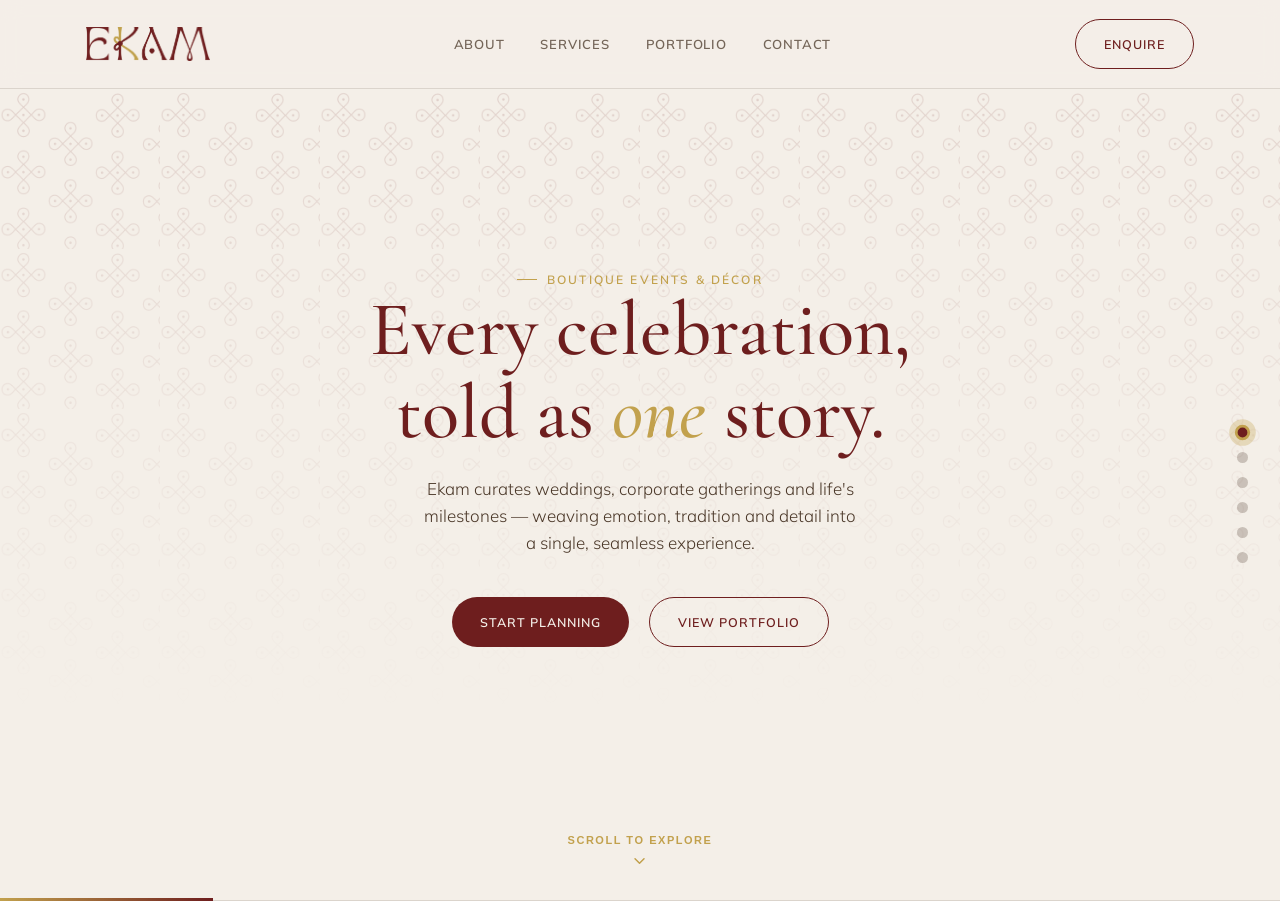
<file: index.html>
<!DOCTYPE html>
<html lang="en">
<head>
<meta charset="UTF-8">
<meta name="viewport" content="width=device-width, initial-scale=1.0">
<title>Ekam Curates — Boutique Events & Décor</title>
<meta name="description" content="Ekam curates weddings, corporate gatherings and life's milestones across Visakhapatnam and South India.">
<link rel="icon" href="favicon.ico" sizes="any">
<link rel="icon" href="images/favicon/favicon-32.png" type="image/png" sizes="32x32">
<link rel="icon" href="images/favicon/favicon-16.png" type="image/png" sizes="16x16">
<link rel="apple-touch-icon" href="images/favicon/apple-touch-icon.png">
<link rel="stylesheet" href="css/styles.css?v=13">
</head>
<body>

<header class="site-header">
  <div class="wrap">
    <a href="index.html" class="brand"><img src="images/brand/logo-wordmark.png" alt="Ekam"></a>
    <nav class="main-nav">
      <a href="about.html">About</a>
      <a href="services.html">Services</a>
      <a href="portfolio.html">Portfolio</a>
      <a href="contact.html">Contact</a>
    </nav>
    <a href="contact.html" class="btn ghost">Enquire</a>
    <button class="nav-toggle" id="nav-toggle" aria-label="Toggle menu"><span></span><span></span><span></span></button>
  </div>
</header>
<script src="js/main.js?v=9"></script>
<script src="js/settings.js?v=8"></script>

<main id="page-wrapper" class="page-content-wrapper slide-in-left">

<!-- Presentation Controls & Overlays -->
<nav class="deck-nav" id="deck-nav" aria-label="Slide Navigation">
  <button class="deck-dot active" data-slide="0" aria-label="Slide 1: Intro"></button>
  <button class="deck-dot" data-slide="1" aria-label="Slide 2: About"></button>
  <button class="deck-dot" data-slide="2" aria-label="Slide 3: Services"></button>
  <button class="deck-dot" data-slide="3" aria-label="Slide 4: Brand Seals"></button>
  <button class="deck-dot" data-slide="4" aria-label="Slide 5: Selected Work"></button>
  <button class="deck-dot" data-slide="5" aria-label="Slide 6: Finale"></button>
</nav>

<div class="deck-progress-bar" id="deck-progress-bar"></div>

<div class="deck-container" id="deck-container">

  <!-- SLIDE 1: HERO -->
  <section class="deck-slide slide-hero is-active" id="slide-0" data-index="0">
    <div class="hero-bg"></div>
    <div class="hero-inner deck-slide-inner">
      <span class="eyebrow reveal-item delay-1">Boutique Events &amp; Décor</span>
      <h1 class="reveal-item delay-2">Every celebration,<br>told as <em>one</em> story.</h1>
      <p class="lede reveal-item delay-3" data-setting="hero_subtext" style="margin: 20px auto 0; text-align:center;">Ekam curates weddings, corporate gatherings and life's milestones — weaving emotion, tradition and detail into a single, seamless experience.</p>
      <div class="hero-foot reveal-item delay-4">
        <a href="contact.html" class="btn">Start Planning</a>
        <a href="portfolio.html" class="btn ghost">View Portfolio</a>
      </div>
    </div>
    <button class="deck-scroll-hint" onclick="window.deckGoToSlide && window.deckGoToSlide(1)" aria-label="Scroll to next slide">
      <span>Scroll to explore</span>
      <svg viewBox="0 0 24 24" fill="none" stroke-width="2" stroke-linecap="round" stroke-linejoin="round"><path d="M6 9l6 6 6-6"/></svg>
    </button>
  </section>

  <!-- SLIDE 2: ABOUT -->
  <section class="deck-slide" id="slide-1" data-index="1">
    <div class="deck-slide-inner">
      <div class="section-head reveal-item delay-1">
        <div>
          <span class="eyebrow">About Ekam</span>
          <h2 style="margin-top:8px;">Built on the idea of oneness.</h2>
        </div>
        <a href="about.html" class="btn ghost">Read Full Story</a>
      </div>
      <div class="about-grid">
        <div class="about-card reveal-item delay-2">
          <p class="lede" style="max-width:none; font-size:16px;">Ekam is a boutique event planning and décor brand built on the idea of oneness, harmony, and meaningful storytelling. Born from the founder's own wedding experience, Ekam transforms stressful, fragmented event planning into calm, thoughtful, beautifully coordinated celebrations.</p>
          <div class="founder-card" style="margin-top:24px; padding-top:20px;">
            <img src="images/brand/icon-lotushand.png" alt="Founder Icon">
            <div>
              <div class="name">Kavya Neelakanta</div>
              <div class="role">Founder &amp; Creative Director</div>
            </div>
          </div>
        </div>
        <div class="about-card reveal-item delay-3" style="display:flex; flex-direction:column; justify-content:center;">
          <div>
            <span class="eyebrow" style="color:var(--maroon);">Our Vision</span>
            <p class="lede" style="margin-top:8px; font-size:15px; max-width:none;">To establish Ekam as a trusted boutique event brand known for its warmth, creativity and soulful storytelling across South India.</p>
          </div>
          <div style="margin-top:24px; padding-top:20px; border-top:1px solid var(--line);">
            <span class="eyebrow" style="color:var(--maroon);">Our Mission</span>
            <p class="lede" style="margin-top:8px; font-size:15px; max-width:none;">To create calm, meaningful, beautifully managed celebrations by blending thoughtful planning, refined aesthetics and genuine care.</p>
          </div>
        </div>
      </div>
    </div>
    <button class="deck-scroll-hint" onclick="window.deckGoToSlide && window.deckGoToSlide(2)" aria-label="Scroll to next slide">
      <span>Explore Services</span>
      <svg viewBox="0 0 24 24" fill="none" stroke-width="2" stroke-linecap="round" stroke-linejoin="round"><path d="M6 9l6 6 6-6"/></svg>
    </button>
  </section>

  <!-- SLIDE 3: SERVICES -->
  <section class="deck-slide slide-white" id="slide-2" data-index="2">
    <div class="deck-slide-inner">
      <div class="section-head reveal-item delay-1">
        <div>
          <span class="eyebrow">What We Curate</span>
          <h2 style="margin-top:8px;">Services</h2>
        </div>
        <p class="lede">From engagement to reception, and every ritual in between.</p>
        <a href="services.html" class="btn ghost">All Services</a>
      </div>
      <div class="services-card-grid reveal-item delay-2">
        <div class="deck-service-card">
          <span class="num">01</span>
          <h3>Weddings</h3>
          <p>Full-service planning across engagement, sangeet, mehendi, wedding and reception — one continuous story, not five separate events.</p>
        </div>
        <div class="deck-service-card">
          <span class="num">02</span>
          <h3>Corporate Events</h3>
          <p>Launches, offsites and milestone gatherings produced with flawless brand precision and creative poise.</p>
        </div>
        <div class="deck-service-card">
          <span class="num">03</span>
          <h3>Rituals &amp; Traditions</h3>
          <p>Specialists in Telugu wedding ritual coordination — bringing authenticity, reverence and smooth execution from Muhurtham to Gruhapravesam.</p>
        </div>
      </div>
      <div class="chip-row reveal-item delay-3" style="justify-content:center; margin-top:28px;">
        <span class="chip">Muhurtham</span>
        <span class="chip">Haldi</span>
        <span class="chip">Mehendi</span>
        <span class="chip">Sangeet</span>
        <span class="chip">Pelli Pandiri</span>
        <span class="chip">Gruhapravesam</span>
      </div>
    </div>
    <button class="deck-scroll-hint" onclick="window.deckGoToSlide && window.deckGoToSlide(3)" aria-label="Scroll to next slide">
      <span>Our Brand Seals</span>
      <svg viewBox="0 0 24 24" fill="none" stroke-width="2" stroke-linecap="round" stroke-linejoin="round"><path d="M6 9l6 6 6-6"/></svg>
    </button>
  </section>

  <!-- SLIDE 4: BRAND SEALS -->
  <section class="deck-slide" id="slide-3" data-index="3">
    <div class="deck-slide-inner">
      <div class="section-head reveal-item delay-1" style="text-align:center; justify-content:center;">
        <div>
          <span class="eyebrow">Ekam Signature Stamps</span>
          <h2 style="margin-top:8px;">Our Brand Seals</h2>
          <p class="lede" style="margin: 8px auto 0; text-align:center; max-width:640px;">The pillars that define every celebration curated under the Ekam banner.</p>
        </div>
      </div>
      <div class="deck-stamps-grid reveal-item delay-2">
        <div class="deck-stamp-card">
          <div class="stamp"><svg viewBox="0 0 24 24"><path d="M12 3v6M12 3l3 4M12 3l-3 4M12 3l5 2M12 3l-5 2"/></svg></div>
          <div class="label">Seal of Oneness</div>
          <p class="desc">Unifying design, emotion, and coordination into one harmonious flow.</p>
        </div>
        <div class="deck-stamp-card">
          <div class="stamp"><svg viewBox="0 0 24 24"><path d="M4 14c4-6 8-6 8-2s4 4 8-2M4 14c0 4 4 6 8 6s8-2 8-6"/></svg></div>
          <div class="label">Curated By Ekam</div>
          <p class="desc">Bespoke aesthetics tailored distinctively to your personal taste.</p>
        </div>
        <div class="deck-stamp-card">
          <div class="stamp"><svg viewBox="0 0 24 24"><path d="M12 20s-7-4.4-7-10a4 4 0 0 1 7-2.6A4 4 0 0 1 19 10c0 5.6-7 10-7 10z"/></svg></div>
          <div class="label">Planned With Heart</div>
          <p class="desc">Approached with calm consideration and genuine personal care.</p>
        </div>
        <div class="deck-stamp-card">
          <div class="stamp"><svg viewBox="0 0 24 24"><path d="M12 2v4M12 18v4M2 12h4M18 12h4M5 5l3 3M16 16l3 3M19 5l-3 3M8 16l-3 3"/></svg></div>
          <div class="label">Celebrated Like Family</div>
          <p class="desc">Deep respect for family traditions and sacred moments.</p>
        </div>
        <div class="deck-stamp-card">
          <div class="stamp"><svg viewBox="0 0 24 24"><path d="M12 3c3 2 3 6 0 9-3-3-3-7 0-9zM12 12c3 2 3 6 0 9-3-3-3-7 0-9z"/></svg></div>
          <div class="label">Ekam Story Seal</div>
          <p class="desc">Transforming milestones into lifelong cherished memories.</p>
        </div>
      </div>
    </div>
    <button class="deck-scroll-hint" onclick="window.deckGoToSlide && window.deckGoToSlide(4)" aria-label="Scroll to next slide">
      <span>View Selected Work</span>
      <svg viewBox="0 0 24 24" fill="none" stroke-width="2" stroke-linecap="round" stroke-linejoin="round"><path d="M6 9l6 6 6-6"/></svg>
    </button>
  </section>

  <!-- SLIDE 5: PORTFOLIO -->
  <section class="deck-slide slide-white" id="slide-4" data-index="4">
    <div class="deck-slide-inner">
      <div class="section-head reveal-item delay-1">
        <div>
          <span class="eyebrow">Selected Work</span>
          <h2 style="margin-top:8px;">From the Catalog</h2>
        </div>
        <a href="portfolio.html" class="btn ghost">Full Portfolio</a>
      </div>
      <div class="catalog reveal-item delay-2" id="home-catalog">
        <p style="opacity:.6;">Loading catalog…</p>
      </div>
    </div>
    <button class="deck-scroll-hint" onclick="window.deckGoToSlide && window.deckGoToSlide(5)" aria-label="Scroll to next slide">
      <span>Client Words &amp; Connect</span>
      <svg viewBox="0 0 24 24" fill="none" stroke-width="2" stroke-linecap="round" stroke-linejoin="round"><path d="M6 9l6 6 6-6"/></svg>
    </button>
  </section>

  <!-- SLIDE 6: TESTIMONIAL & FINALE -->
  <section class="deck-slide slide-dark" id="slide-5" data-index="5">
    <div class="deck-slide-inner">
      <div class="finale-quote reveal-item delay-1">
        <span class="eyebrow" style="color:var(--gold); margin-bottom:18px;">Client Stories</span>
        <blockquote>&ldquo;<span data-setting="testimonial_quote">Ekam turned a hundred worries into one calm, beautiful day that felt entirely, unmistakably ours.</span>&rdquo;</blockquote>
        <cite data-setting="testimonial_author">Meera &amp; Arjun — Wedding, Visakhapatnam</cite>
      </div>
      <div class="finale-cta-box reveal-item delay-2">
        <a href="contact.html" class="btn" style="background:var(--gold); color:var(--maroon); font-weight:700;">Start Planning Your Celebration</a>
      </div>
      <div class="finale-footer-meta reveal-item delay-3">
        <img class="bow" src="images/brand/icon-bow.png" alt="Ekam Motif">
        <img class="wordmark" src="images/brand/logo-wordmark.png" alt="Ekam">
        <p>&copy; 2026 Ekam Curates · Visakhapatnam · All Rights Reserved</p>
      </div>
    </div>
  </section>

</div>

</main>

<script>
window.initHomePage = function() {
  // Load portfolio preview
  const catEl = document.getElementById('home-catalog');
  if (catEl) {
    fetch('content/portfolio.json').then(r=>r.json()).then(data=>{
      const items=(data.items||[]).slice(0,4);
      const tones=['linear-gradient(155deg,#6e1e1e,#3c0f0f)','linear-gradient(155deg,#c2a14d,#8a6f2f)','linear-gradient(155deg,#d76c6b,#a3413f)','linear-gradient(155deg,#4a3728,#2b1e15)'];
      catEl.innerHTML = items.map((it,i)=>{
        const imgs = it.images || (it.image ? [it.image] : []);
        const imgUrl = imgs[0] ? imgs[0].replace(/^\//, '') : '';
        const bg = imgUrl ? `background-image:url('${imgUrl}')` : `background:${tones[i%4]}`;
        const badge = imgs.length > 1 ? `<span class="count">${imgs.length} photos</span>` : '';
        return `<a href="portfolio.html" class="plate">${badge}<div class="art" style="${bg}"><span class="tag">${(it.category||'').toUpperCase()}</span></div><div class="title">${it.title||''}</div><div class="meta">${(it.category||'').toUpperCase()}${it.location?' · '+it.location:''}</div></a>`;
      }).join('');
      if (window.bindInternalLinks) window.bindInternalLinks();
    }).catch(()=>{ if (catEl) catEl.innerHTML=''; });
  }

  // Initialize Presentation Deck Controller
  if (window.initPresentationDeck) {
    window.initPresentationDeck();
  }
};
window.initHomePage();
</script>
</body>
</html>
</file>
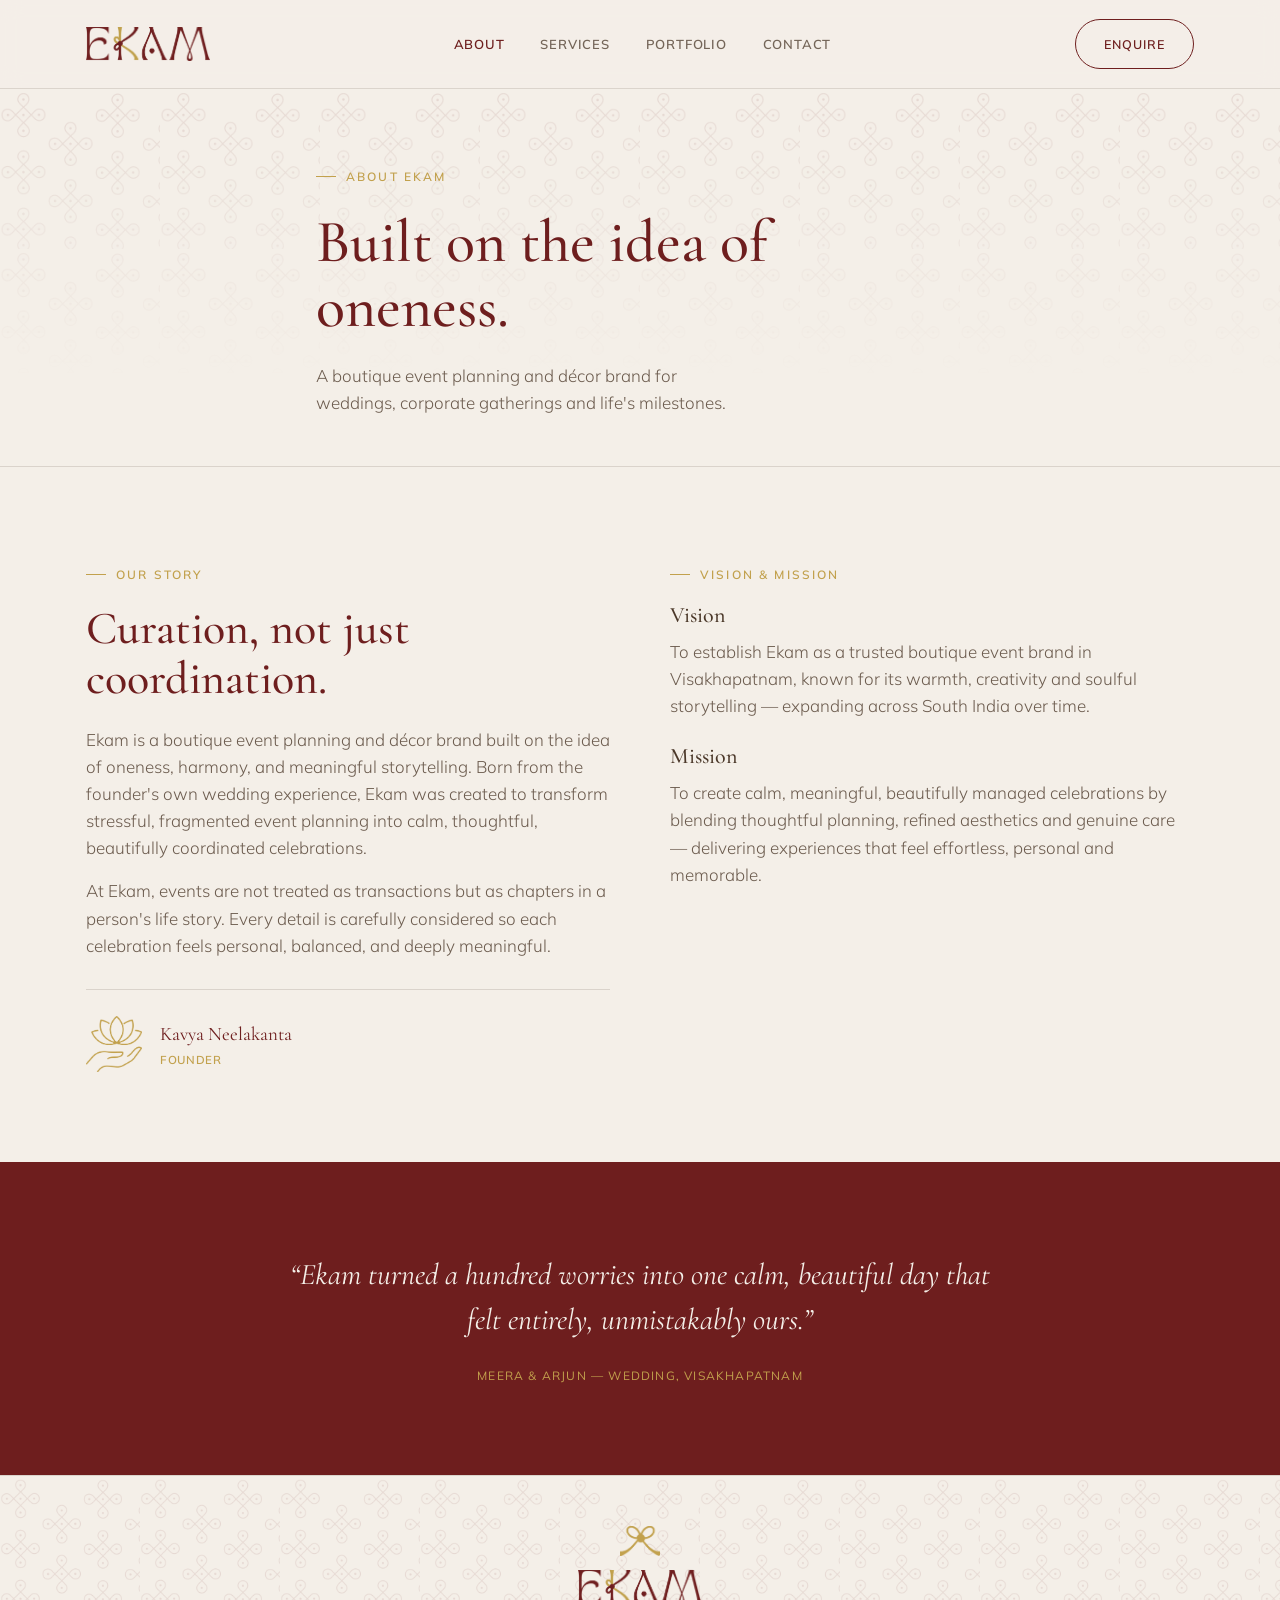
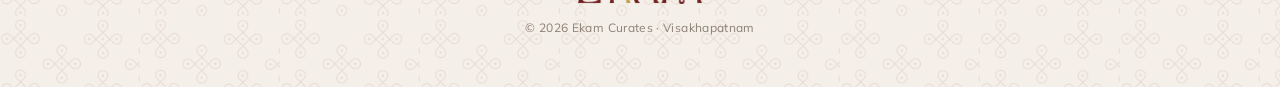
<file: about.html>
<!DOCTYPE html>
<html lang="en">
<head>
<meta charset="UTF-8">
<meta name="viewport" content="width=device-width, initial-scale=1.0">
<title>About | Ekam</title>
<meta name="description" content="Ekam is a boutique event planning and décor brand built on the idea of oneness.">
<link rel="icon" href="favicon.ico" sizes="any">
<link rel="icon" href="images/favicon/favicon-32.png" type="image/png" sizes="32x32">
<link rel="icon" href="images/favicon/favicon-16.png" type="image/png" sizes="16x16">
<link rel="apple-touch-icon" href="images/favicon/apple-touch-icon.png">
<link rel="stylesheet" href="css/styles.css?v=7">
</head>
<body>

<header class="site-header">
  <div class="wrap">
    <a href="index.html" class="brand"><img src="images/brand/logo-wordmark.png" alt="Ekam"></a>
    <nav class="main-nav">
      <a href="about.html" class="active">About</a>
      <a href="services.html">Services</a>
      <a href="portfolio.html">Portfolio</a>
      <a href="contact.html">Contact</a>
    </nav>
    <a href="contact.html" class="btn ghost">Enquire</a>
    <button class="nav-toggle" id="nav-toggle" aria-label="Toggle menu"><span></span><span></span><span></span></button>
  </div>
</header>
<script src="js/main.js?v=7"></script>
<script src="js/settings.js?v=7"></script>

<main id="page-wrapper" class="page-content-wrapper slide-in-left">

<section class="hero page-hero" style="padding:70px 0 50px;">
  <div class="hero-bg"></div>
  <div class="wrap hero-inner">
    <span class="eyebrow">About Ekam</span>
    <h1 style="font-size:clamp(36px,5vw,60px);">Built on the idea of oneness.</h1>
    <p class="lede" style="margin-top:18px;">A boutique event planning and décor brand for weddings, corporate gatherings and life's milestones.</p>
  </div>
</section>

<section>
  <div class="wrap about-grid">
    <div>
      <span class="eyebrow">Our Story</span>
      <h2 style="margin-top:20px;">Curation, not just coordination.</h2>
      <p class="lede" style="margin-top:22px; max-width:none;">Ekam is a boutique event planning and décor brand built on the idea of oneness, harmony, and meaningful storytelling. Born from the founder's own wedding experience, Ekam was created to transform stressful, fragmented event planning into calm, thoughtful, beautifully coordinated celebrations.</p>
      <p class="lede" style="margin-top:16px; max-width:none;">At Ekam, events are not treated as transactions but as chapters in a person's life story. Every detail is carefully considered so each celebration feels personal, balanced, and deeply meaningful.</p>
      <div class="founder-card">
        <img src="images/brand/icon-lotushand.png" alt="">
        <div>
          <div class="name">Kavya Neelakanta</div>
          <div class="role">Founder</div>
        </div>
      </div>
    </div>
    <div>
      <span class="eyebrow">Vision &amp; Mission</span>
      <h3 style="margin-top:20px; color:var(--brown);">Vision</h3>
      <p class="lede" style="margin-top:10px; max-width:none;">To establish Ekam as a trusted boutique event brand in Visakhapatnam, known for its warmth, creativity and soulful storytelling — expanding across South India over time.</p>
      <h3 style="margin-top:26px; color:var(--brown);">Mission</h3>
      <p class="lede" style="margin-top:10px; max-width:none;">To create calm, meaningful, beautifully managed celebrations by blending thoughtful planning, refined aesthetics and genuine care — delivering experiences that feel effortless, personal and memorable.</p>
    </div>
  </div>
</section>

<section class="testimonial">
  <div class="wrap">
    <blockquote>&ldquo;<span data-setting="testimonial_quote">Ekam turned a hundred worries into one calm, beautiful day that felt entirely, unmistakably ours.</span>&rdquo;</blockquote>
    <cite data-setting="testimonial_author">Meera &amp; Arjun — Wedding, Visakhapatnam</cite>
  </div>
</section>

<footer class="site-footer">
  <div class="footer-pattern"></div>
  <div class="footer-inner">
    <img class="bow" src="images/brand/icon-bow.png" alt="">
    <img class="wordmark" src="images/brand/logo-wordmark.png" alt="Ekam">
    <p>&copy; 2026 Ekam Curates · Visakhapatnam</p>
  </div>
</footer>

</main>

</body>
</html>
</file>
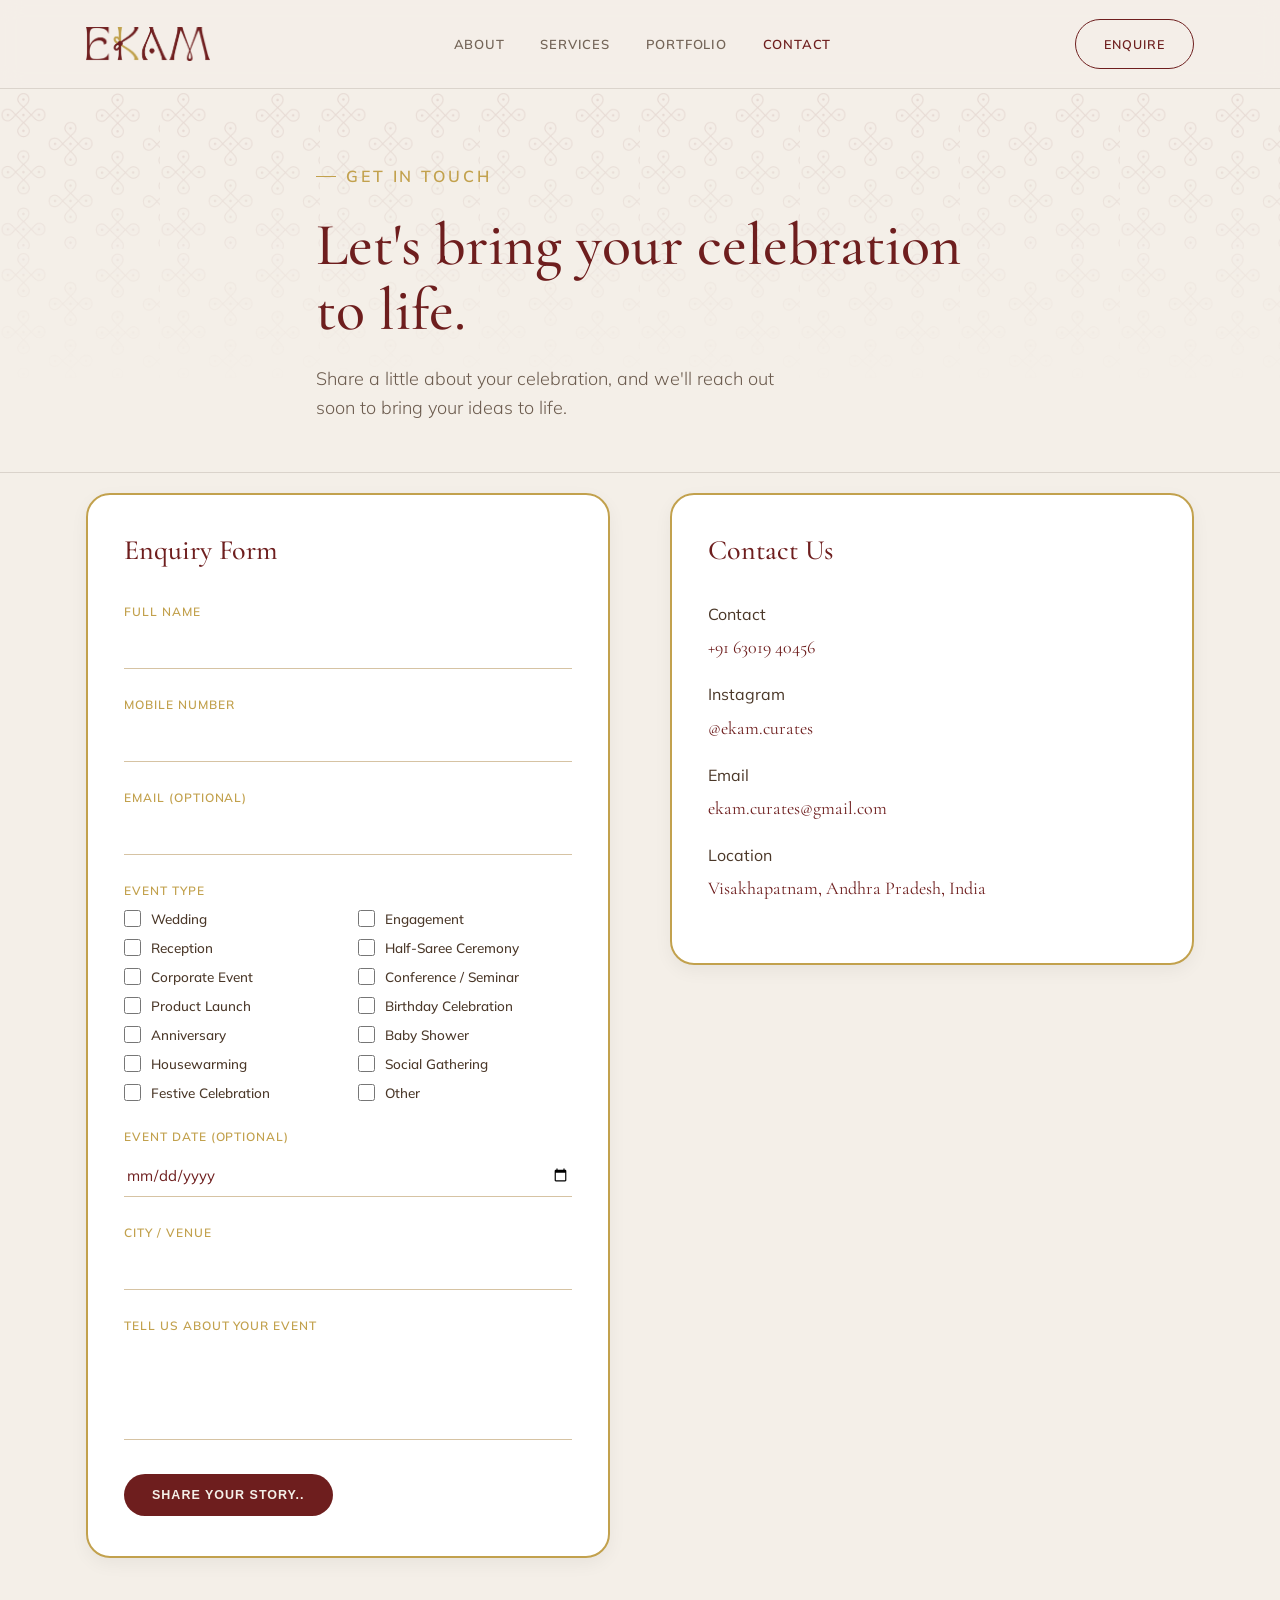
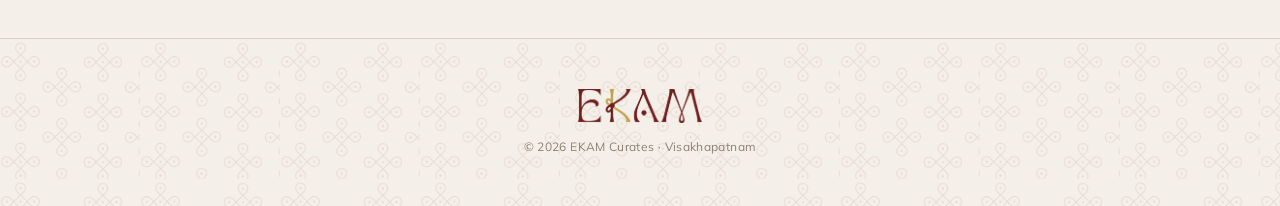
<file: contact.html>
<!DOCTYPE html>
<html lang="en">
<head>
<meta charset="UTF-8">
<meta name="viewport" content="width=device-width, initial-scale=1.0">
<title>Contact | Ekam</title>
<meta name="description" content="Get in touch with Ekam to start planning your wedding, corporate event or celebration.">
<link rel="icon" href="favicon.ico" sizes="any">
<link rel="icon" href="images/favicon/favicon-32.png" type="image/png" sizes="32x32">
<link rel="icon" href="images/favicon/favicon-16.png" type="image/png" sizes="16x16">
<link rel="apple-touch-icon" href="images/favicon/apple-touch-icon.png">
<link rel="stylesheet" href="css/styles.css?v=7">
</head>
<body>
<header class="site-header">
  <div class="wrap">
    <a href="index.html" class="brand"><img src="images/brand/logo-wordmark.png" alt="Ekam"></a>
    <nav class="main-nav">
      <a href="about.html">About</a>
      <a href="services.html">Services</a>
      <a href="portfolio.html">Portfolio</a>
      <a href="contact.html" class="active">Contact</a>
    </nav>
    <a href="contact.html" class="btn ghost">Enquire</a>
    <button class="nav-toggle" id="nav-toggle" aria-label="Toggle menu"><span></span><span></span><span></span></button>
  </div>
</header>
<script src="js/main.js?v=7"></script>
<script src="js/settings.js?v=7"></script>

<main id="page-wrapper" class="page-content-wrapper slide-in-left">

<section class="hero page-hero" style="padding:70px 0 50px;">
  <div class="hero-bg"></div>
  <div class="wrap hero-inner">
    <span class="eyebrow" style="font-size:16px;">Get In Touch</span>
    <h1 style="font-size:clamp(36px,5vw,60px);">Let's bring your celebration to life.</h1>
    <p class="lede" style="margin-top:18px; font-size:18px; line-height:1.6;">Share a little about your celebration, and we'll reach out soon to bring your ideas to life.</p>
  </div>
</section>
<section style="padding:20px 0 80px;">
  <div class="wrap contact-columns">
    <div class="contact-card">
      <h2>Enquiry Form</h2>
      <div id="form-msg"></div>
      <form name="enquiry" method="POST" action="contact-handle.php">
        <div class="field"><label>Full Name</label><input type="text" name="name" required></div>
        <div class="field"><label>Mobile Number</label><input type="tel" name="mobile" required></div>
        <div class="field"><label>Email (optional)</label><input type="email" name="email"></div>
        <div class="field">
          <label>Event Type</label>
          <div class="event-type">
            <label><input type="checkbox" name="event-type[]" value="Wedding"> Wedding</label>
            <label><input type="checkbox" name="event-type[]" value="Engagement"> Engagement</label>
            <label><input type="checkbox" name="event-type[]" value="Reception"> Reception</label>
            <label><input type="checkbox" name="event-type[]" value="Half-Saree Ceremony"> Half-Saree Ceremony</label>    
            <label><input type="checkbox" name="event-type[]" value="Corporate Event"> Corporate Event</label>
            <label><input type="checkbox" name="event-type[]" value="Conference / Seminar"> Conference / Seminar</label>
            <label><input type="checkbox" name="event-type[]" value="Product Launch"> Product Launch</label>
            <label><input type="checkbox" name="event-type[]" value="Birthday Celebration"> Birthday Celebration</label>
            <label><input type="checkbox" name="event-type[]" value="Anniversary"> Anniversary</label>
            <label><input type="checkbox" name="event-type[]" value="Baby Shower"> Baby Shower</label>
            <label><input type="checkbox" name="event-type[]" value="Housewarming"> Housewarming</label>
            <label><input type="checkbox" name="event-type[]" value="Social Gathering"> Social Gathering</label>
            <label><input type="checkbox" name="event-type[]" value="Festive Celebration"> Festive Celebration</label>
            <label><input type="checkbox" name="event-type[]" value="Other"> Other</label>
          </div>
        </div>
        <div class="field"><label>Event Date (optional)</label><input type="date" name="event-date"></div>
        <div class="field"><label>City / Venue</label><input type="text" name="venue"></div>
        <div style="position:absolute;left:-9999px;top:-9999px;" aria-hidden="true"><label>Leave this field empty</label><input type="text" name="website" tabindex="-1" autocomplete="off"></div>
        <div class="field"><label>Tell Us About Your Event</label><textarea rows="4" name="message"></textarea></div>
        <button class="btn" type="submit">Share your story..</button>
      </form>
    </div>
    <div class="contact-card">
      <h2>Contact Us</h2>
      <div class="info-list">
        <div class="item"><div class="label">Contact</div><div class="value"><a href="tel:+916301940456" data-setting-phone>+91 63019 40456</a></div></div>
        <div class="item"><div class="label">Instagram</div><div class="value"><a href="https://instagram.com/ekam.curates" target="_blank" rel="noopener" data-setting-instagram>@ekam.curates</a></div></div>
        <div class="item"><div class="label">Email</div><div class="value"><a href="mailto:ekam.curates@gmail.com" data-setting-email>ekam.curates@gmail.com</a></div></div>
        <div class="item"><div class="label">Location</div><div class="value" data-setting="studio_location">Visakhapatnam, Andhra Pradesh, India</div></div>
      </div>
    </div>
  </div>
</section>
<footer class="site-footer">
  <div class="footer-pattern"></div>
  <div class="footer-inner">
    <img class="wordmark" src="images/brand/logo-wordmark.png" alt="Ekam">
    <p>&copy; 2026 EKAM Curates &middot; Visakhapatnam</p>
  </div>
</footer>

</main>

<script>
window.initContactPage = function() {
  const params = new URLSearchParams(window.location.search);
  const msgEl = document.getElementById('form-msg');
  if (!msgEl) return;
  if (params.get('sent') === '1') {
    msgEl.innerHTML = '<div class="note-box" style="border-color:#8fbf9a; margin-bottom:20px; padding:12px 16px; background:#f0f8f2; border-left:4px solid #8fbf9a; border-radius:4px; font-size:14px;">Thank you for sharing your details. One of our team members will reach out to you shortly.</div>';
  } else if (params.get('error') === '1') {
    msgEl.innerHTML = '<div class="note-box" style="border-color:#e0a0a0; margin-bottom:20px; padding:12px 16px; background:#fbf0f0; border-left:4px solid #e0a0a0; border-radius:4px; font-size:14px;">Please fill in your name and contact details and try again.</div>';
  }
};
window.initContactPage();
</script>
</body>
</html>
</file>
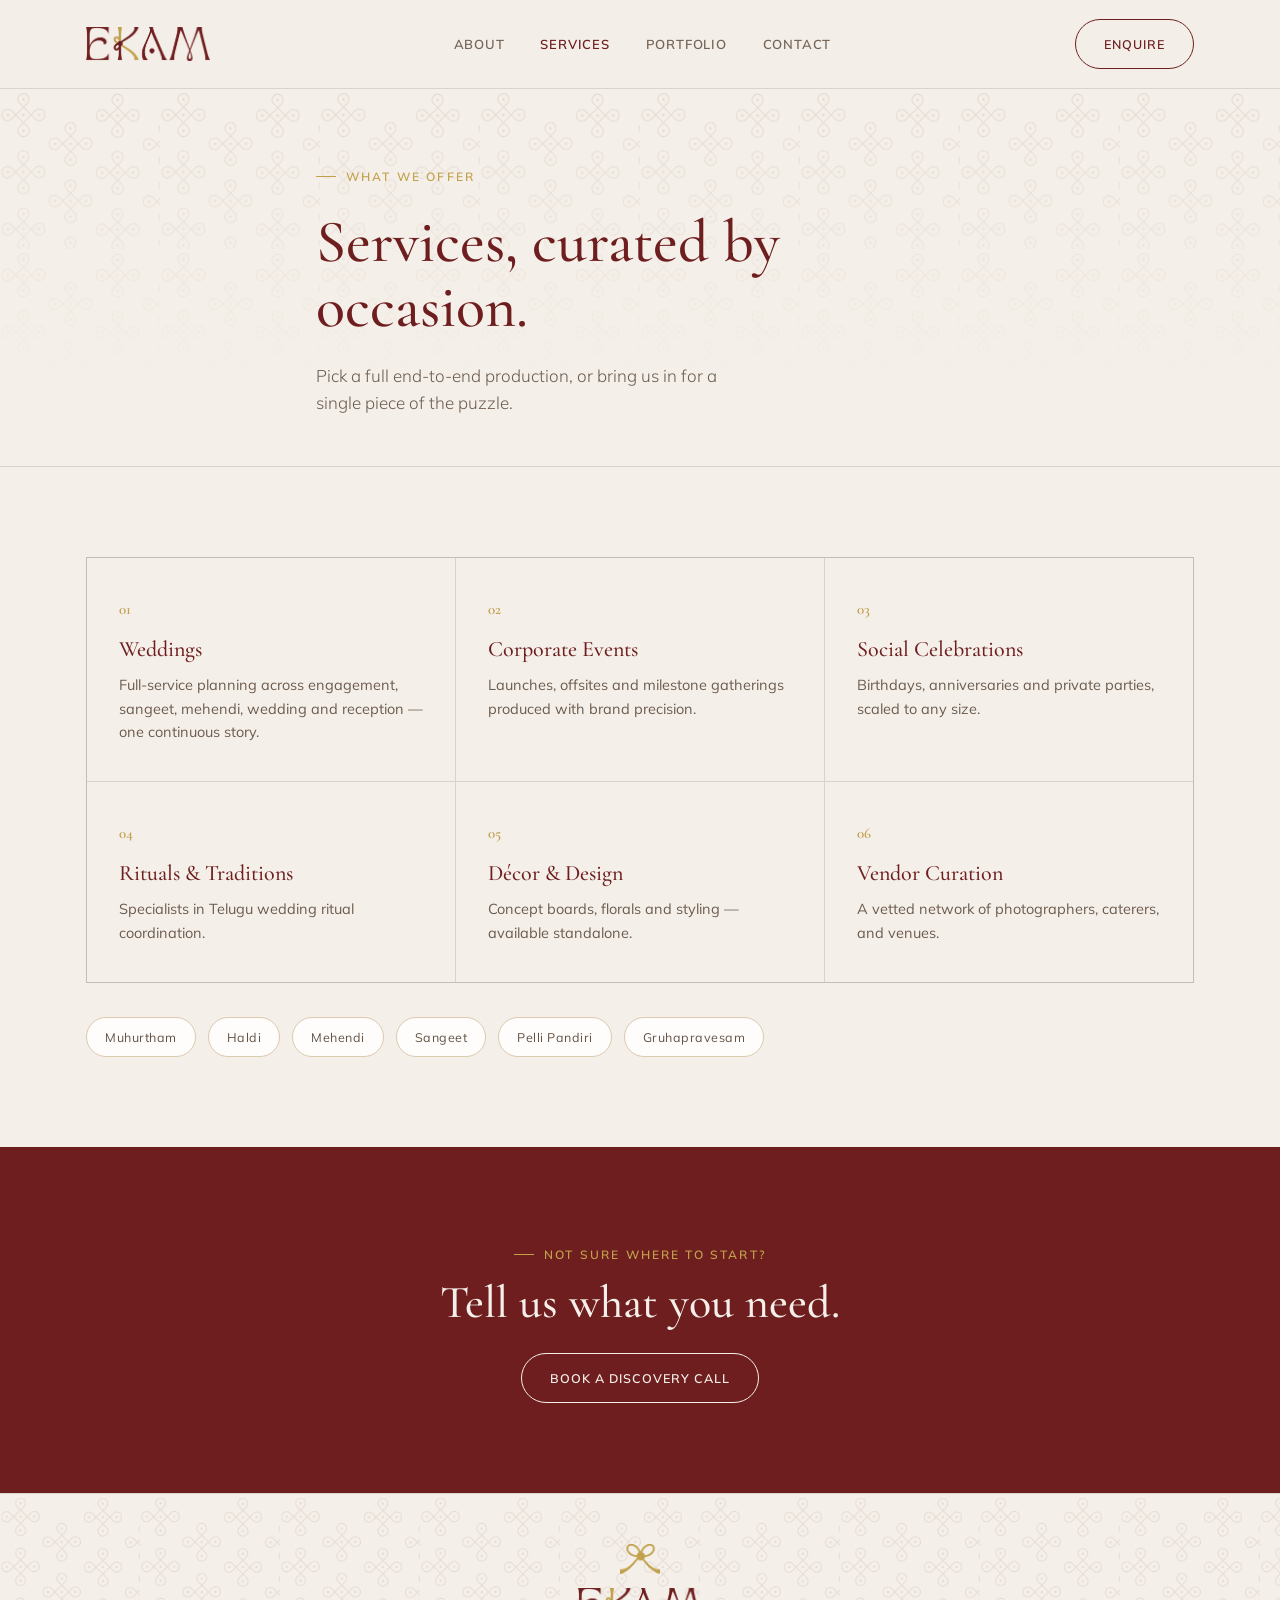
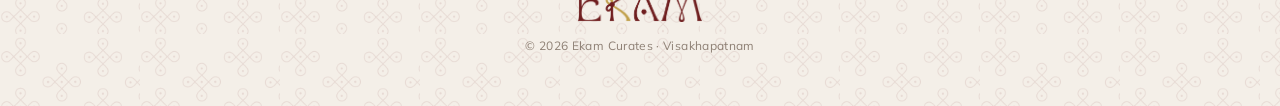
<file: services.html>
<!DOCTYPE html>
<html lang="en">
<head>
<meta charset="UTF-8">
<meta name="viewport" content="width=device-width, initial-scale=1.0">
<title>Services | Ekam</title>
<meta name="description" content="Weddings, corporate events, and ritual coordination — services offered by Ekam.">
<link rel="icon" href="favicon.ico" sizes="any">
<link rel="icon" href="images/favicon/favicon-32.png" type="image/png" sizes="32x32">
<link rel="icon" href="images/favicon/favicon-16.png" type="image/png" sizes="16x16">
<link rel="apple-touch-icon" href="images/favicon/apple-touch-icon.png">
<link rel="stylesheet" href="css/styles.css?v=7">
</head>
<body>

<header class="site-header">
  <div class="wrap">
    <a href="index.html" class="brand"><img src="images/brand/logo-wordmark.png" alt="Ekam"></a>
    <nav class="main-nav">
      <a href="about.html">About</a>
      <a href="services.html" class="active">Services</a>
      <a href="portfolio.html">Portfolio</a>
      <a href="contact.html">Contact</a>
    </nav>
    <a href="contact.html" class="btn ghost">Enquire</a>
    <button class="nav-toggle" id="nav-toggle" aria-label="Toggle menu"><span></span><span></span><span></span></button>
  </div>
</header>
<script src="js/main.js?v=7"></script>
<script src="js/settings.js?v=7"></script>

<main id="page-wrapper" class="page-content-wrapper slide-in-left">

<section class="hero page-hero" style="padding:70px 0 50px;">
  <div class="hero-bg"></div>
  <div class="wrap hero-inner">
    <span class="eyebrow">What We Offer</span>
    <h1 style="font-size:clamp(36px,5vw,60px);">Services, curated by occasion.</h1>
    <p class="lede" style="margin-top:18px;">Pick a full end-to-end production, or bring us in for a single piece of the puzzle.</p>
  </div>
</section>

<section>
  <div class="wrap">
    <div class="grid-3">
      <div><span class="num">01</span><h3>Weddings</h3><p>Full-service planning across engagement, sangeet, mehendi, wedding and reception — one continuous story.</p></div>
      <div><span class="num">02</span><h3>Corporate Events</h3><p>Launches, offsites and milestone gatherings produced with brand precision.</p></div>
      <div><span class="num">03</span><h3>Social Celebrations</h3><p>Birthdays, anniversaries and private parties, scaled to any size.</p></div>
      <div><span class="num">04</span><h3>Rituals &amp; Traditions</h3><p>Specialists in Telugu wedding ritual coordination.</p></div>
      <div><span class="num">05</span><h3>Décor &amp; Design</h3><p>Concept boards, florals and styling — available standalone.</p></div>
      <div><span class="num">06</span><h3>Vendor Curation</h3><p>A vetted network of photographers, caterers, and venues.</p></div>
    </div>
    <div class="chip-row">
      <span class="chip">Muhurtham</span>
      <span class="chip">Haldi</span>
      <span class="chip">Mehendi</span>
      <span class="chip">Sangeet</span>
      <span class="chip">Pelli Pandiri</span>
      <span class="chip">Gruhapravesam</span>
    </div>
  </div>
</section>

<section class="cta-band" style="background:var(--maroon); color:var(--ivory); text-align:center;">
  <div class="wrap">
    <span class="eyebrow" style="color:var(--gold);">Not Sure Where to Start?</span>
    <h2 style="color:var(--ivory); margin-top:14px;">Tell us what you need.</h2>
    <a href="contact.html" class="btn ghost" style="border-color:var(--ivory); color:var(--ivory); margin-top:26px; display:inline-flex;">Book a Discovery Call</a>
  </div>
</section>

<footer class="site-footer">
  <div class="footer-pattern"></div>
  <div class="footer-inner">
    <img class="bow" src="images/brand/icon-bow.png" alt="">
    <img class="wordmark" src="images/brand/logo-wordmark.png" alt="Ekam">
    <p>&copy; 2026 Ekam Curates · Visakhapatnam</p>
  </div>
</footer>

</main>

</body>
</html>
</file>
<file: css/styles.css>
@import url('https://fonts.googleapis.com/css2?family=Cormorant+Garamond:ital,wght@0,400;0,500;0,600;1,500;1,600&family=Mulish:wght@300;400;500;600&display=swap');

:root{
  --maroon:#6e1e1e; --gulabi:#d76c6b; --gold:#c2a14d; --sand:#d6c3a3; --ivory:#f4efe8; --brown:#4a3728;
  --line: rgba(74,55,40,0.15);
  --font-display:'Cormorant Garamond', serif; /* placeholder for licensed "Begum" */
  --font-body:'Mulish', sans-serif;
  --stamp: polygon(98.00% 50.00%, 100.18% 52.82%, 100.88% 55.73%, 99.55% 58.42%, 96.80% 60.68%, 93.95% 62.66%, 92.29% 64.80%, 92.26% 67.50%, 93.25% 70.83%, 93.99% 74.31%, 93.35% 77.24%, 90.99% 79.09%, 87.53% 79.93%, 84.10% 80.48%, 81.68% 81.68%, 80.48% 84.10%, 79.93% 87.53%, 79.09% 90.99%, 77.24% 93.35%, 74.31% 93.99%, 70.83% 93.25%, 67.50% 92.26%, 64.80% 92.29%, 62.66% 93.95%, 60.68% 96.80%, 58.42% 99.55%, 55.73% 100.88%, 52.82% 100.18%, 50.00% 98.00%, 47.44% 95.67%, 44.98% 94.52%, 42.34% 95.09%, 39.32% 96.80%, 36.09% 98.30%, 33.09% 98.33%, 30.77% 96.44%, 29.17% 93.25%, 27.88% 90.03%, 26.16% 87.93%, 23.53% 87.30%, 20.07% 87.53%, 16.51% 87.48%, 13.80% 86.20%, 12.52% 83.49%, 12.47% 79.93%, 12.70% 76.47%, 12.07% 73.84%, 9.97% 72.12%, 6.75% 70.83%, 3.56% 69.23%, 1.67% 66.91%, 1.70% 63.91%, 3.20% 60.68%, 4.91% 57.66%, 5.48% 55.02%, 4.33% 52.56%, 2.00% 50.00%, -0.18% 47.18%, -0.88% 44.27%, 0.45% 41.58%, 3.20% 39.32%, 6.05% 37.34%, 7.71% 35.20%, 7.74% 32.50%, 6.75% 29.17%, 6.01% 25.69%, 6.65% 22.76%, 9.01% 20.91%, 12.47% 20.07%, 15.90% 19.52%, 18.32% 18.32%, 19.52% 15.90%, 20.07% 12.47%, 20.91% 9.01%, 22.76% 6.65%, 25.69% 6.01%, 29.17% 6.75%, 32.50% 7.74%, 35.20% 7.71%, 37.34% 6.05%, 39.32% 3.20%, 41.58% 0.45%, 44.27% -0.88%, 47.18% -0.18%, 50.00% 2.00%, 52.56% 4.33%, 55.02% 5.48%, 57.66% 4.91%, 60.68% 3.20%, 63.91% 1.70%, 66.91% 1.67%, 69.23% 3.56%, 70.83% 6.75%, 72.12% 9.97%, 73.84% 12.07%, 76.47% 12.70%, 79.93% 12.47%, 83.49% 12.52%, 86.20% 13.80%, 87.48% 16.51%, 87.53% 20.07%, 87.30% 23.53%, 87.93% 26.16%, 90.03% 27.88%, 93.25% 29.17%, 96.44% 30.77%, 98.33% 33.09%, 98.30% 36.09%, 96.80% 39.32%, 95.09% 42.34%, 94.52% 44.98%, 95.67% 47.44%);
}
*,*::before,*::after{ box-sizing:border-box; }
html {
  scroll-behavior: smooth;
  overflow-x: clip;
}

body {
  margin: 0;
  background: var(--ivory);
  color: var(--brown);
  font-family: var(--font-body);
  line-height: 1.6;
  -webkit-font-smoothing: antialiased;
}

/* Page Transition Wrapper & Animations */
.page-content-wrapper {
  opacity: 1;
  transform: translateX(0);
  will-change: opacity, transform;
  overflow-x: clip;
}

.page-content-wrapper.slide-out-right {
  opacity: 0 !important;
  transform: translateX(60px) !important;
  transition: opacity 0.18s ease-in, transform 0.18s ease-in !important;
}

.page-content-wrapper.slide-in-left {
  animation: pageSlideInLeft 0.38s cubic-bezier(0.16, 1, 0.3, 1) forwards !important;
}

@keyframes pageSlideInLeft {
  0% {
    opacity: 0;
    transform: translateX(-70px);
  }
  100% {
    opacity: 1;
    transform: translateX(0);
  }
}

@media (prefers-reduced-motion: reduce) {
  .page-content-wrapper,
  .page-content-wrapper.slide-in-left,
  .page-content-wrapper.slide-out-right {
    animation: none !important;
    transition: none !important;
    transform: none !important;
    opacity: 1 !important;
  }
}
img{ max-width:100%; display:block; }
a{ color:inherit; text-decoration:none; }
.wrap{ max-width:1180px; margin:0 auto; padding:0 36px; }
h1,h2,h3{ font-family:var(--font-display); font-weight:500; margin:0; color:var(--maroon); line-height:1.08; }
h1{ font-size:clamp(42px,6vw,80px); }
h2{ font-size:clamp(30px,3.6vw,46px); }
h3{ font-size:22px; }
em{ font-style:italic; color:var(--gold); }
p{ margin:0; }
.lede{ font-size:17px; color:var(--brown); opacity:.8; max-width:44ch; font-weight:300; }
.eyebrow{ font-weight:600; font-size:12px; letter-spacing:.18em; text-transform:uppercase; color:var(--gold); display:inline-flex; align-items:center; gap:10px; }
.eyebrow::before{ content:''; width:20px; height:1px; background:var(--gold); }
.stamp{ clip-path: var(--stamp); }

/* header */
.site-header {
  position: sticky;
  top: 0;
  z-index: 100;
  background: rgba(244, 239, 232, 0.94);
  backdrop-filter: blur(10px);
  -webkit-backdrop-filter: blur(10px);
  border-bottom: 1px solid var(--line);
}
@media (max-width:860px){
  /* backdrop-filter on an ancestor creates a new containing block for
     position:fixed descendants, which breaks the full-screen mobile nav
     overlay below — drop the filter on small screens */
  .site-header{ backdrop-filter:none; background:var(--ivory); }
}
.site-header .wrap{ display:flex; align-items:center; justify-content:space-between; height:88px; }
.brand img{ height:34px; width:auto; display:block; }
.main-nav{ display:flex; gap:36px; }
.main-nav a{ font-size:13px; letter-spacing:.06em; text-transform:uppercase; color:var(--brown); opacity:.75; font-weight:600; }
.main-nav a:hover, .main-nav a.active{ opacity:1; color:var(--maroon); }
.nav-toggle{ display:none; background:none; border:none; flex-direction:column; gap:5px; padding:8px; cursor:pointer; }
.nav-toggle span{ width:22px; height:2px; background:var(--maroon); display:block; border-radius:2px; }
@media (max-width:860px){
  .site-header .wrap{ height:68px; }
  .brand img{ height:28px; }
  .main-nav{
    position:fixed; inset:68px 0 0 0; background:var(--ivory);
    flex-direction:column; align-items:flex-start; justify-content:flex-start;
    padding:34px 32px; gap:26px; z-index:90;
    transform:translateY(-8px); opacity:0; pointer-events:none;
    transition:opacity .25s ease, transform .25s ease;
  }
  .main-nav.open{ opacity:1; transform:translateY(0); pointer-events:auto; }
  .main-nav a{ font-size:16px; }
  .nav-toggle{ display:flex; }
}
.btn{ display:inline-flex; align-items:center; gap:8px; padding:14px 28px; background:var(--maroon); color:var(--ivory); border-radius:999px; font-size:12.5px; letter-spacing:.08em; text-transform:uppercase; font-weight:600; transition:background .3s ease; border:none; cursor:pointer; }
.btn:hover{ background:var(--brown); }
.btn.ghost{ background:transparent; border:1px solid var(--maroon); color:var(--maroon); }
.btn.ghost:hover{ background:var(--maroon); color:var(--ivory); }

/* hero */
.hero{ position:relative; padding:100px 0 90px; overflow:hidden; border-bottom:1px solid var(--line); }
.hero-bg{ position:absolute; inset:0; opacity:.16; background-image:url('../images/brand/pattern-tile.png'); background-size:160px 160px; -webkit-mask-image:linear-gradient(180deg, rgba(0,0,0,0.9), transparent 78%); mask-image:linear-gradient(180deg, rgba(0,0,0,0.9), transparent 78%); }
.page-hero .hero-bg{ opacity:.12; }
.hero-inner{ position:relative; z-index:2; max-width:720px; }
.hero .eyebrow{ margin-bottom:24px; }
.hero h1{ margin-bottom:22px; }
.hero-foot{ margin-top:40px; display:flex; gap:20px; flex-wrap:wrap; }
.divider-icon{ display:flex; justify-content:center; padding:34px 0 0; }
.divider-icon img{ height:34px; width:auto; opacity:.85; }

/* sections */
section{ padding:90px 0; }
.section-head{ display:flex; justify-content:space-between; align-items:flex-end; gap:30px; margin-bottom:54px; border-bottom:1px solid var(--line); padding-bottom:30px; flex-wrap:wrap; }
.section-head .lede{ margin-top:12px; }

.grid-3{ display:grid; grid-template-columns:repeat(3,1fr); gap:1px; background:var(--line); border:1px solid var(--line); }
.grid-3 > div{ background:var(--ivory); padding:38px 32px; }
.grid-3 h3{ margin:16px 0 12px; }
.grid-3 p{ font-size:14.5px; opacity:.8; }
.grid-3 .num{ font-family:var(--font-display); font-size:15px; color:var(--gold); font-weight:600; }
@media (max-width:860px){ .grid-3{ grid-template-columns:1fr; } }

.chip-row{ display:flex; flex-wrap:wrap; gap:12px; margin-top:34px; }
.chip{ font-size:12.5px; letter-spacing:.04em; padding:9px 18px; border:1px solid var(--sand); border-radius:999px; color:var(--brown); background:#fff; opacity:.85; }

.stamps-row{ display:grid; grid-template-columns:repeat(5,1fr); gap:24px; }
@media (max-width:900px){ .stamps-row{ grid-template-columns:repeat(2,1fr); } }
.stamp-item{ text-align:center; }
.stamp-item .stamp{ width:100px; height:100px; margin:0 auto 16px; background:var(--maroon); display:flex; align-items:center; justify-content:center; }
.stamp-item:nth-child(2n) .stamp{ background:var(--gold); }
.stamp-item svg{ width:38px; height:38px; stroke:var(--ivory); fill:none; stroke-width:1.4; }
.stamp-item .label{ font-size:12px; letter-spacing:.05em; text-transform:uppercase; font-weight:600; color:var(--brown); }

/* portfolio */
.filters{ display:flex; gap:10px; flex-wrap:wrap; margin-bottom:44px; }
.filter-btn{ font-size:12px; letter-spacing:.06em; text-transform:uppercase; padding:9px 18px; border:1px solid var(--line); border-radius:999px; background:transparent; color:var(--brown); opacity:.75; font-weight:600; }
.filter-btn:hover{ border-color:var(--gold); opacity:1; }
.filter-btn.active{ background:var(--maroon); border-color:var(--maroon); color:var(--ivory); opacity:1; }
.catalog{ display:grid; grid-template-columns:repeat(4,1fr); gap:26px; }
@media (max-width:980px){ .catalog{ grid-template-columns:repeat(2,1fr); } }
@media (max-width:560px){ .catalog{ grid-template-columns:1fr; } }
.plate{ text-align:center; }
.plate.hide{ display:none; }
.plate .art{ aspect-ratio:1/1.15; position:relative; overflow:hidden; clip-path: var(--stamp); background-size:cover; background-position:center; display:flex; align-items:flex-end; justify-content:center; text-align:center; padding:20px 16% 17%; }
.plate .art::after{ content:''; position:absolute; inset:0; background:linear-gradient(180deg, transparent 45%, rgba(0,0,0,.45)); }
.plate .tag{ position:relative; z-index:2; color:#fff; font-size:11px; letter-spacing:.08em; text-transform:uppercase; font-weight:600; }

/* plain rectangle variant — toggled via admin Settings */
.catalog-plain .plate .art{ clip-path:none; border-radius:14px; justify-content:flex-start; text-align:left; padding:16px 20px; }
.catalog-plain .plate .count{ left:auto; right:16px; transform:none; top:14px; }
.plate .title{ margin-top:16px; font-family:var(--font-display); font-size:19px; color:var(--brown); }
.plate .meta{ font-size:11px; letter-spacing:.05em; text-transform:uppercase; color:var(--gold); margin-top:4px; font-weight:600; }

/* about */
.about-grid{ display:grid; grid-template-columns:1fr 1fr; gap:60px; align-items:start; }
@media (max-width:860px){ .about-grid{ grid-template-columns:1fr; } }
.founder-card{ display:flex; align-items:center; gap:18px; margin-top:30px; padding-top:26px; border-top:1px solid var(--line); }
.founder-card img{ width:56px; height:56px; }
.founder-card .name{ font-family:var(--font-display); font-size:19px; color:var(--maroon); }
.founder-card .role{ font-size:11.5px; letter-spacing:.06em; text-transform:uppercase; color:var(--gold); font-weight:600; margin-top:2px; }

/* testimonial */
.testimonial{ text-align:center; background:var(--maroon); color:var(--ivory); }
.testimonial blockquote{ margin:0 auto; max-width:720px; font-family:var(--font-display); font-style:italic; font-size:clamp(22px,2.6vw,30px); line-height:1.5; }
.testimonial cite{ display:block; margin-top:24px; font-style:normal; font-size:12px; letter-spacing:.1em; text-transform:uppercase; color:var(--gold); }

/* contact */
.contact-columns {
  display: grid;
  grid-template-columns: 1fr 1fr;
  gap: 60px;
  align-items: start;
}
@media (max-width: 860px) {
  .contact-columns {
    grid-template-columns: 1fr;
    gap: 40px;
  }
}
.contact-card {
  background: #ffffff;
  border: 2px solid var(--gold);
  border-radius: 24px;
  padding: 40px 36px;
  box-shadow: 0 6px 18px rgba(0, 0, 0, 0.05);
}
.contact-card h2 {
  font-size: 28px;
  margin-bottom: 36px;
  border-bottom: none;
}
.contact-card .info-list { margin-top: 0; }
.contact-card form .field:first-child { margin-top: 0; }
.contact-card .info-list .item:first-child { margin-top: 0; }
.contact-card .field {
  margin-bottom: 26px;
}
.contact-card .field input,
.contact-card .field select,
.contact-card .field textarea {
  width: 100%;
  border: none;
  border-bottom: 1px solid var(--sand);
  background: transparent;
  padding: 10px 2px;
  font-family: inherit;
  font-size: 15px;
  color: var(--maroon);
  outline: none;
}
.contact-card .field input:focus,
.contact-card .field textarea:focus {
  border-color: var(--gold);
}
.contact-card .field label {
  display: block;
  font-size: 12px;
  letter-spacing: 0.08em;
  text-transform: uppercase;
  color: var(--gold);
  font-weight: 600;
  margin-bottom: 8px;
}
.contact-card textarea {
  resize: none;
}
.contact-card .info-list .item {
  margin-bottom: 20px;
  border-bottom: none;
  border-top: none;
  padding: 0;
}
.contact-card .info-list .item .value {
  display: block;
  margin-top: 6px;
  font-size: 18px;
  font-family: var(--font-display);
  color: var(--maroon);
}
.contact-card .event-type,
.contact-card .checkbox-group {
  display: grid;
  grid-template-columns: 1fr 1fr;
  gap: 12px 20px;
  margin-top: 10px;
}
@media (max-width: 560px) {
  .contact-card .event-type,
  .contact-card .checkbox-group {
    grid-template-columns: 1fr;
  }
}
.contact-card .event-type label,
.contact-card .checkbox-group label {
  display: inline-flex;
  align-items: center;
  gap: 10px;
  font-size: 13.5px;
  font-weight: 500;
  color: var(--brown);
  text-transform: none;
  letter-spacing: normal;
  cursor: pointer;
  margin-bottom: 0 !important;
  user-select: none;
  line-height: 1.2;
}
.contact-card .event-type input[type="checkbox"],
.contact-card .checkbox-group input[type="checkbox"] {
  width: 17px;
  height: 17px;
  min-width: 17px;
  margin: 0;
  accent-color: var(--maroon);
  cursor: pointer;
  flex-shrink: 0;
}

/* footer */
.site-footer{ position:relative; overflow:hidden; padding:50px 0; border-top:1px solid var(--line); text-align:center; }
.footer-pattern{ position:absolute; inset:0; opacity:.10; background-image:url('../images/brand/pattern-tile.png'); background-size:140px 140px; }
.footer-inner{ position:relative; z-index:2; }
.footer-inner img.bow{ height:30px; width:auto; margin:0 auto 14px; }
.footer-inner img.wordmark{ height:34px; margin:0 auto; }
.footer-inner p{ font-size:12px; opacity:.6; margin-top:14px; letter-spacing:.03em; }

.note-box{ background:#fff; border:1px dashed var(--sand); padding:18px 22px; border-radius:8px; font-size:13.5px; color:var(--brown); opacity:.85; margin-top:20px; }

/* ===== gallery count badge ===== */
.plate{ position:relative; }
.plate .count{ position:absolute; top:16px; left:50%; transform:translateX(-50%); z-index:3; background:rgba(0,0,0,.55); color:#fff; font-size:10.5px; padding:3px 10px; border-radius:20px; font-weight:600; white-space:nowrap; }

/* ===== lightbox ===== */
#lightbox{ display:none; position:fixed; inset:0; background:rgba(30,20,15,.96); z-index:200; flex-direction:column; }
#lightbox.open{ display:flex; }
.lb-top{ display:flex; justify-content:space-between; align-items:center; padding:20px 28px; color:var(--ivory); }
.lb-top .lb-title{ font-family:var(--font-display); font-size:20px; }
.lb-top .lb-title span{ color:var(--gold); font-family:var(--font-body); font-size:12px; text-transform:uppercase; letter-spacing:.06em; display:block; margin-top:2px; }
.lb-close{ background:none; border:1px solid rgba(244,239,232,.4); color:var(--ivory); width:36px; height:36px; border-radius:50%; cursor:pointer; font-size:16px; }
.lb-close:hover{ background:rgba(244,239,232,.15); }
.lb-main{ flex:1; display:flex; align-items:center; justify-content:center; position:relative; padding:0 70px; min-height:0; }
.lb-main img{ max-height:100%; max-width:100%; object-fit:contain; border-radius:2px; box-shadow:0 20px 60px rgba(0,0,0,.5); }
.lb-arrow{ position:absolute; top:50%; transform:translateY(-50%); background:rgba(244,239,232,.12); border:1px solid rgba(244,239,232,.3); color:var(--ivory); width:46px; height:46px; border-radius:50%; cursor:pointer; font-size:18px; }
.lb-arrow:hover{ background:rgba(244,239,232,.25); }
.lb-arrow.prev{ left:16px; } .lb-arrow.next{ right:16px; }
.lb-strip-wrap{ padding:18px 28px 26px; }
.lb-counter{ color:var(--gold); font-size:12px; text-align:center; margin-bottom:12px; letter-spacing:.05em; }
.lb-strip{ display:flex; gap:10px; overflow-x:auto; padding-bottom:6px; justify-content:center; }
.lb-strip::-webkit-scrollbar{ height:6px; }
.lb-strip::-webkit-scrollbar-track{ background:rgba(244,239,232,.08); border-radius:4px; }
.lb-strip::-webkit-scrollbar-thumb{ background:var(--gold); border-radius:4px; }
.lb-thumb{ flex:0 0 auto; width:84px; height:84px; border-radius:4px; overflow:hidden; cursor:pointer; opacity:.5; border:2px solid transparent; transition:opacity .2s ease, border-color .2s ease; }
.lb-thumb img{ width:100%; height:100%; object-fit:cover; display:block; }
.lb-thumb.active{ opacity:1; border-color:var(--gold); }
.lb-thumb:hover{ opacity:.85; }

/* =========================================================
   PRESENTATION DECK (HOMEPAGE SLIDES)
   ========================================================= */
.deck-container {
  height: calc(100vh - 88px);
  height: calc(100dvh - 88px);
  overflow-y: scroll;
  scroll-behavior: smooth;
  position: relative;
  scrollbar-width: none;
  -ms-overflow-style: none;
}
.deck-container::-webkit-scrollbar {
  display: none;
}

@media (max-width: 860px) {
  .deck-container {
    height: calc(100vh - 68px);
    height: calc(100dvh - 68px);
  }
}

.deck-slide {
  min-height: calc(100vh - 88px);
  min-height: calc(100dvh - 88px);
  width: 100%;
  position: relative;
  display: flex;
  flex-direction: column;
  justify-content: center;
  align-items: center;
  padding: 44px 0 100px;
  box-sizing: border-box;
  overflow: hidden;
  background: var(--ivory);
  border-bottom: 1px solid var(--line);
}

@media (max-width: 860px) {
  .deck-slide {
    min-height: calc(100vh - 68px);
    min-height: calc(100dvh - 68px);
    padding: 32px 0 96px;
    justify-content: flex-start;
    overflow-y: auto;
  }
}

.deck-slide.slide-hero {
  padding: 0 0 72px;
  text-align: center;
}

.deck-slide.slide-hero .hero-inner {
  margin: 0 auto;
  text-align: center;
  display: flex;
  flex-direction: column;
  align-items: center;
  max-width: 840px;
}

.deck-slide.slide-hero .hero-foot {
  justify-content: center;
}

.deck-slide.slide-dark {
  background: radial-gradient(circle at 50% 35%, #7e2424 0%, #521313 100%);
  color: var(--ivory);
  border-bottom: none;
}

.deck-slide.slide-white {
  background: #ffffff;
}

.deck-slide-inner {
  width: 100%;
  max-width: 1180px;
  margin: 0 auto;
  padding: 0 44px;
  box-sizing: border-box;
  position: relative;
  z-index: 2;
}

@media (max-width: 860px) {
  .deck-slide-inner {
    padding: 0 24px;
  }
}

/* Staggered Content Reveal Animations */
.reveal-item {
  opacity: 0;
  transform: translateY(24px);
  transition: opacity 0.65s cubic-bezier(0.16, 1, 0.3, 1), transform 0.65s cubic-bezier(0.16, 1, 0.3, 1);
  will-change: opacity, transform;
}

.deck-slide.is-active .reveal-item {
  opacity: 1;
  transform: translateY(0);
}

.deck-slide.is-active .reveal-item.delay-1 { transition-delay: 0.08s; }
.deck-slide.is-active .reveal-item.delay-2 { transition-delay: 0.18s; }
.deck-slide.is-active .reveal-item.delay-3 { transition-delay: 0.28s; }
.deck-slide.is-active .reveal-item.delay-4 { transition-delay: 0.38s; }
.deck-slide.is-active .reveal-item.delay-5 { transition-delay: 0.48s; }

/* Deck Side Navigation Dots */
.deck-nav {
  position: fixed;
  right: 32px;
  top: 50%;
  transform: translateY(-50%);
  z-index: 95;
  display: flex;
  flex-direction: column;
  gap: 14px;
}

.deck-dot {
  position: relative;
  width: 11px;
  height: 11px;
  border-radius: 50%;
  background: rgba(74, 55, 40, 0.25);
  border: 2px solid transparent;
  cursor: pointer;
  transition: all 0.3s cubic-bezier(0.16, 1, 0.3, 1);
  padding: 0;
  display: flex;
  align-items: center;
  justify-content: center;
}

.deck-dot:hover {
  background: var(--gold);
  transform: scale(1.3);
}

.deck-dot.active {
  background: var(--maroon);
  border-color: var(--gold);
  transform: scale(1.4);
  box-shadow: 0 0 0 4px rgba(194, 161, 77, 0.3);
}

.deck-dot-label {
  display: none !important;
}

@media (max-width: 860px) {
  .deck-nav {
    right: 12px;
    gap: 10px;
  }
  .deck-dot {
    width: 9px;
    height: 9px;
  }
  .deck-dot-label {
    display: none;
  }
}

/* Slide Progress & HUD */
.deck-progress-bar {
  position: fixed;
  bottom: 0;
  left: 0;
  height: 3px;
  background: linear-gradient(90deg, var(--gold), var(--maroon));
  width: 0%;
  transition: width 0.4s cubic-bezier(0.16, 1, 0.3, 1);
  z-index: 95;
}

/* Scroll Hint / Next Slide Arrow */
.deck-scroll-hint {
  position: absolute;
  bottom: 24px;
  left: 50%;
  transform: translateX(-50%);
  display: inline-flex;
  flex-direction: column;
  align-items: center;
  gap: 6px;
  color: var(--gold);
  font-size: 11px;
  letter-spacing: 0.14em;
  text-transform: uppercase;
  font-weight: 600;
  cursor: pointer;
  background: none;
  border: none;
  padding: 6px 14px;
  border-radius: 999px;
  transition: color 0.25s ease, transform 0.25s ease;
  z-index: 5;
}

.deck-scroll-hint:hover {
  color: var(--maroon);
  transform: translateX(-50%) translateY(3px);
}

.deck-scroll-hint svg {
  width: 18px;
  height: 18px;
  stroke: currentColor;
  animation: bounceHint 2s infinite ease-in-out;
}

@keyframes bounceHint {
  0%, 20%, 50%, 80%, 100% { transform: translateY(0); }
  40% { transform: translateY(5px); }
  60% { transform: translateY(2px); }
}

/* Slide Specific Layout Refinements */
.deck-slide .section-head {
  margin-bottom: 28px;
  padding-bottom: 16px;
}

.deck-slide .about-grid {
  gap: 40px;
}

.deck-slide .about-card {
  background: rgba(255, 255, 255, 0.7);
  backdrop-filter: blur(8px);
  border: 1px solid var(--sand);
  border-radius: 20px;
  padding: 32px 36px;
  box-shadow: 0 8px 24px rgba(74, 55, 40, 0.05);
}

.deck-slide .services-card-grid {
  display: grid;
  grid-template-columns: repeat(3, 1fr);
  gap: 20px;
}

@media (max-width: 860px) {
  .deck-slide .services-card-grid {
    grid-template-columns: 1fr;
    gap: 16px;
  }
}

.deck-service-card {
  background: #ffffff;
  border: 1px solid var(--sand);
  border-radius: 18px;
  padding: 28px 24px;
  transition: transform 0.3s cubic-bezier(0.16, 1, 0.3, 1), box-shadow 0.3s cubic-bezier(0.16, 1, 0.3, 1), border-color 0.3s ease;
  position: relative;
  display: flex;
  flex-direction: column;
}

.deck-service-card:hover {
  transform: translateY(-5px);
  box-shadow: 0 14px 30px rgba(110, 30, 30, 0.08);
  border-color: var(--gold);
}

.deck-service-card .num {
  font-family: var(--font-display);
  font-size: 20px;
  color: var(--gold);
  font-weight: 600;
}

.deck-service-card h3 {
  margin: 10px 0 8px;
  font-size: 22px;
}

.deck-service-card p {
  font-size: 13.5px;
  opacity: 0.82;
  line-height: 1.55;
}

/* Deck Slides (About, Services, Brand Seals, Selected Work) Top Alignment */
#slide-1,
#slide-2,
#slide-3,
#slide-4 {
  justify-content: flex-start;
  padding-top: clamp(28px, 4.5vh, 48px);
}

#slide-1 .section-head,
#slide-2 .section-head {
  margin-bottom: clamp(22px, 3.2vh, 32px);
  padding-bottom: 8px;
}

#slide-3 .deck-slide-inner {
  max-width: 1220px;
}

#slide-3 .section-head {
  margin-bottom: clamp(14px, 2vh, 20px);
  padding-bottom: 0;
}

#slide-4 .section-head {
  margin-bottom: clamp(18px, 2.8vh, 28px);
  padding-bottom: 8px;
}

#slide-4 .plate .art {
  transition: transform 0.35s cubic-bezier(0.16, 1, 0.3, 1), box-shadow 0.35s ease;
}

#slide-4 .plate:hover .art {
  transform: translateY(-6px);
  box-shadow: 0 16px 32px rgba(74, 55, 40, 0.12);
}

.deck-stamp-card {
  background: #ffffff;
  border: 1px solid rgba(226, 215, 203, 0.85);
  border-radius: 20px;
  padding: 30px 18px 26px;
  text-align: center;
  position: relative;
  overflow: hidden;
  display: flex;
  flex-direction: column;
  align-items: center;
  justify-content: center;
  min-height: 270px;
  box-shadow: 0 10px 28px rgba(74, 55, 40, 0.05), 0 1px 3px rgba(74, 55, 40, 0.03);
  transition: transform 0.35s cubic-bezier(0.16, 1, 0.3, 1), 
              box-shadow 0.35s cubic-bezier(0.16, 1, 0.3, 1), 
              border-color 0.3s ease;
}

.deck-stamp-card::before {
  content: '';
  position: absolute;
  top: 0;
  left: 50%;
  transform: translateX(-50%);
  width: 40px;
  height: 3px;
  border-radius: 0 0 4px 4px;
  background: var(--sand);
  transition: width 0.35s ease, background 0.35s ease;
}

.deck-stamp-card:hover {
  transform: translateY(-8px);
  border-color: var(--gold);
  box-shadow: 0 18px 36px rgba(110, 30, 30, 0.1), 0 4px 14px rgba(194, 161, 77, 0.12);
}

.deck-stamp-card:hover::before {
  width: 65px;
  background: var(--gold);
}

.deck-stamp-card .stamp {
  width: 86px;
  height: 86px;
  margin: 0 auto 16px;
  background: var(--maroon);
  display: flex;
  align-items: center;
  justify-content: center;
  transition: transform 0.4s cubic-bezier(0.34, 1.56, 0.64, 1), filter 0.35s ease;
  filter: drop-shadow(0 6px 14px rgba(110, 30, 30, 0.22));
}

.deck-stamp-card:hover .stamp {
  transform: scale(1.1) rotate(4deg);
  filter: drop-shadow(0 10px 20px rgba(110, 30, 30, 0.32));
}

.deck-stamp-card:nth-child(2n) .stamp {
  background: var(--gold);
  filter: drop-shadow(0 6px 14px rgba(194, 161, 77, 0.28));
}

.deck-stamp-card:nth-child(2n):hover .stamp {
  filter: drop-shadow(0 10px 20px rgba(194, 161, 77, 0.38));
}

.deck-stamp-card svg {
  width: 36px;
  height: 36px;
  stroke: var(--ivory);
  fill: none;
  stroke-width: 1.6;
}

.deck-stamp-card .label {
  font-family: var(--font-display);
  font-size: 15px;
  letter-spacing: 0.02em;
  font-weight: 600;
  color: var(--maroon);
  line-height: 1.35;
  margin-top: 4px;
}

.deck-stamp-card .desc {
  font-size: 12px;
  color: var(--brown);
  opacity: 0.82;
  margin-top: 8px;
  line-height: 1.45;
  max-width: 195px;
}

.deck-stamps-grid {
  display: grid;
  grid-template-columns: repeat(5, 1fr);
  gap: 20px;
  width: 100%;
}

@media (max-width: 980px) {
  .deck-stamps-grid {
    grid-template-columns: repeat(3, 1fr);
    gap: 16px;
  }
  .deck-stamp-card {
    min-height: 240px;
    padding: 24px 16px 20px;
  }
}

@media (max-width: 600px) {
  .deck-stamps-grid {
    grid-template-columns: 1fr;
    gap: 14px;
  }
  .deck-stamp-card {
    min-height: auto;
    padding: 24px 20px;
  }
}

/* Finale Slide */
.finale-quote {
  max-width: 820px;
  margin: 0 auto;
  text-align: center;
}

.finale-quote blockquote {
  font-family: var(--font-display);
  font-style: italic;
  font-size: clamp(24px, 3.2vw, 38px);
  line-height: 1.35;
  color: var(--ivory);
  margin: 0 0 18px;
}

.finale-quote cite {
  font-style: normal;
  font-size: 12.5px;
  letter-spacing: 0.14em;
  text-transform: uppercase;
  color: var(--gold);
  display: block;
}

.finale-cta-box {
  margin-top: 32px;
  text-align: center;
}

.finale-footer-meta {
  margin-top: 40px;
  text-align: center;
  opacity: 0.85;
  display: flex;
  flex-direction: column;
  align-items: center;
  gap: 10px;
}

.finale-footer-meta img.bow {
  height: 26px;
  width: auto;
  filter: brightness(0) invert(1);
  opacity: 0.85;
}

.finale-footer-meta img.wordmark {
  height: 28px;
  filter: brightness(0) invert(1);
  opacity: 0.9;
}

.finale-footer-meta p {
  font-size: 11.5px;
  letter-spacing: 0.05em;
  color: var(--ivory);
  opacity: 0.7;
}
</file>
